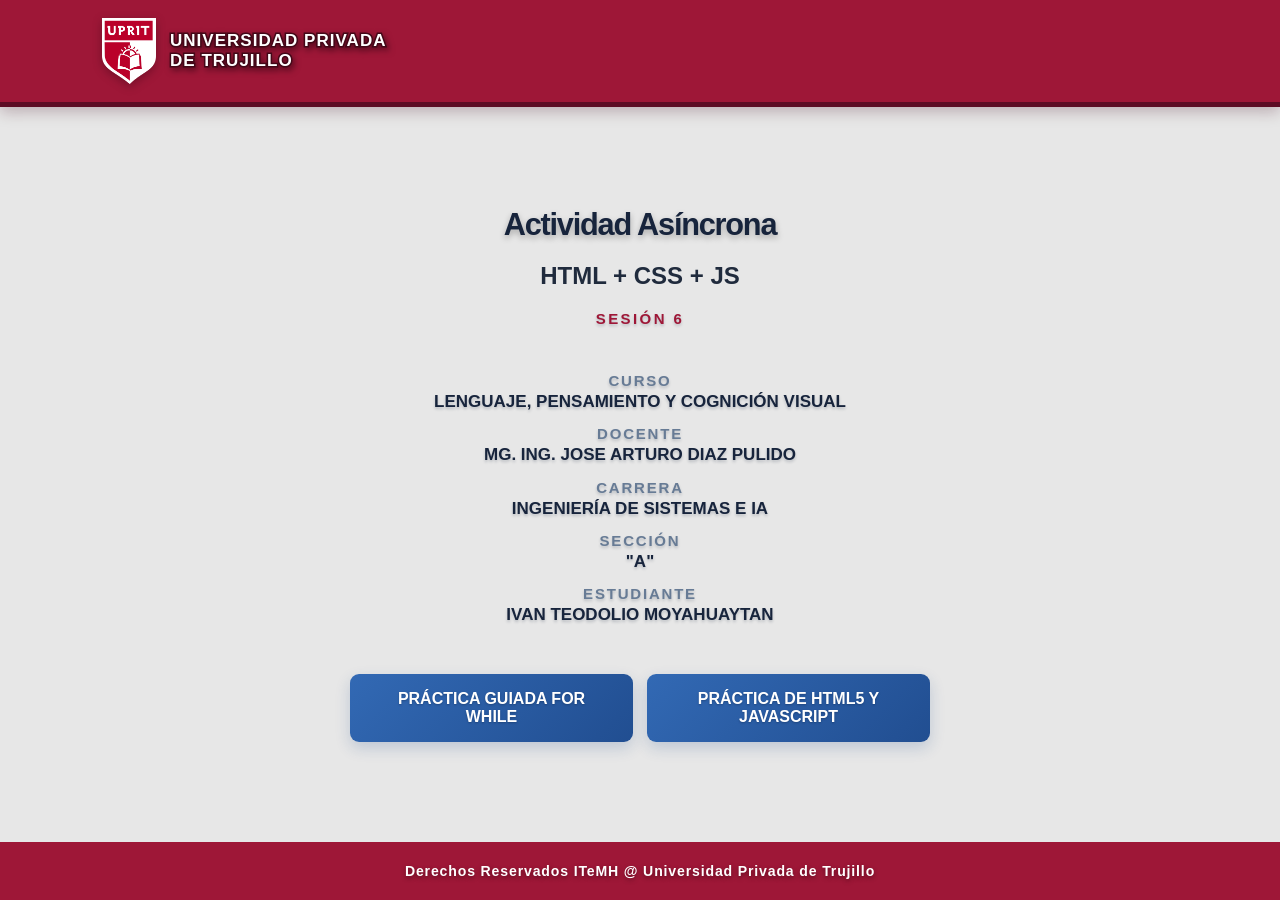
<file: index.html>
<!DOCTYPE html>
<html lang="es">
<head>



  <!--CONFIGURACIÓN DE IDIOMA, CARACTERES, PANTALLA Y ESTILOS -->
  <meta charset="utf-8">
  <meta name="viewport" content="width=device-width, initial-scale=1">
  <meta name="description" content="Ejercicios de la sesión 6 de Lenguaje, Pensamiento y Cognición Visual.">
  <title>Sesión 6</title>



  <!--MODELADO DE CAJA CSS-->
  <link rel="stylesheet" href="style.css">
</head>
<body>



  <!--ENCABEZADO-->
  <header class="topline">
    <div class="identity">
      <img src="imagenes/INSIGNIA_UPRIT.png" alt="Insignia UPRIT">
      <div class="identity__name">Universidad Privada<br>de Trujillo</div>
    </div>
  </header>



  <!--ENCABEZADO-->



  <!--CONTENIDO-->
  <main class="main--cover">
    <section class="cover" aria-labelledby="page-title">
      <h1 id="page-title">Actividad Asíncrona</h1>
      <h2>HTML + CSS + JS</h2>
      <p class="cover__session">Sesión 6</p>

      <dl class="cover__details" aria-label="Datos de la actividad">
        <div>
          <dt>Curso</dt>
          <dd>Lenguaje, Pensamiento y Cognición Visual</dd>
        </div>
        <div>
          <dt>Docente</dt>
          <dd>Mg. Ing. Jose Arturo Diaz Pulido</dd>
        </div>
        <div>
          <dt>Carrera</dt>
          <dd>Ingeniería de Sistemas e IA</dd>
        </div>
        <div>
          <dt>Sección</dt>
          <dd>"A"</dd>
        </div>
        <div>
          <dt>Estudiante</dt>
          <dd>Ivan Teodolio Moyahuaytan</dd>
        </div>
      </dl>
      <nav class="cover__links" aria-label="Tareas">
        <a href="PDF1.html">PRÁCTICA GUIADA FOR WHILE</a>
        <a href="PDF2.html">PRÁCTICA DE HTML5 Y JAVASCRIPT</a>
      </nav>
    </section>
  </main>



  <!--CONTENIDO-->



  <!--PIE DE PAGINA-->
  <footer>Derechos Reservados ITeMH @ Universidad Privada de Trujillo</footer>
</body>
</html>
</file>
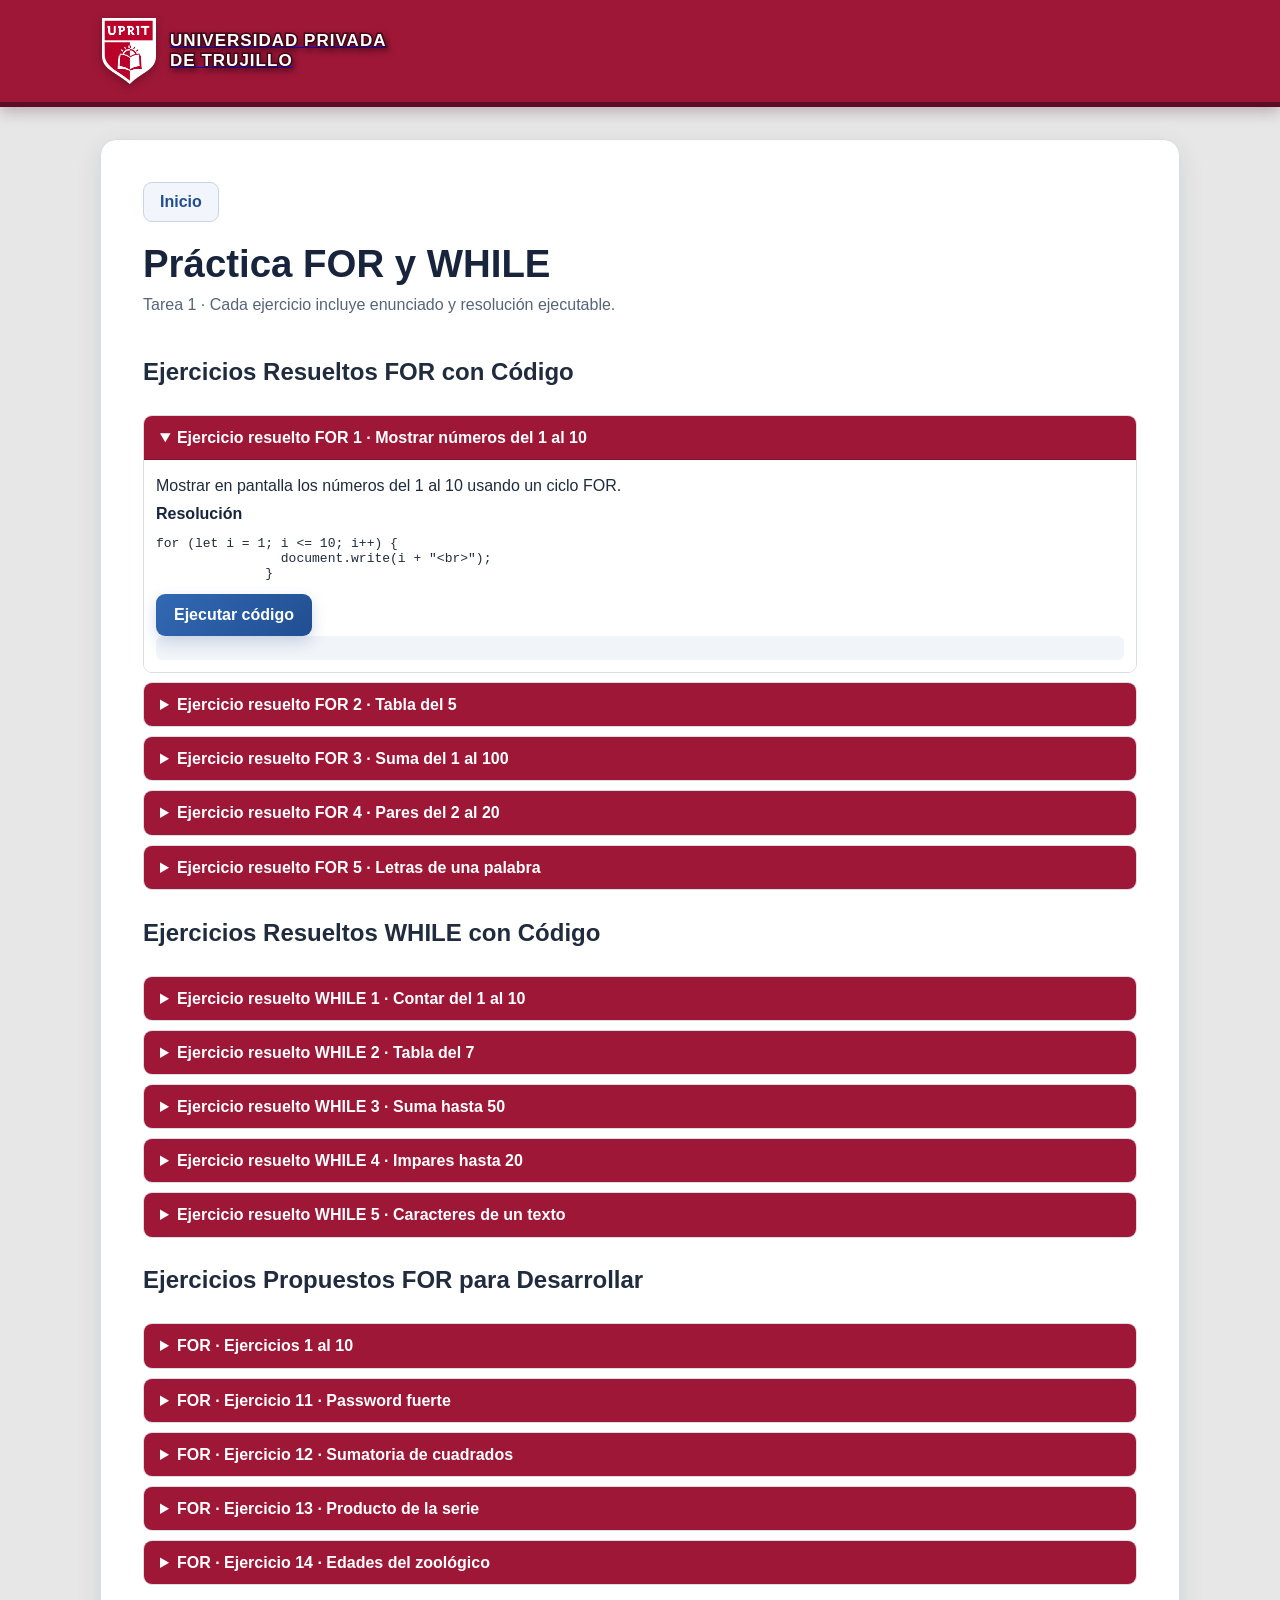
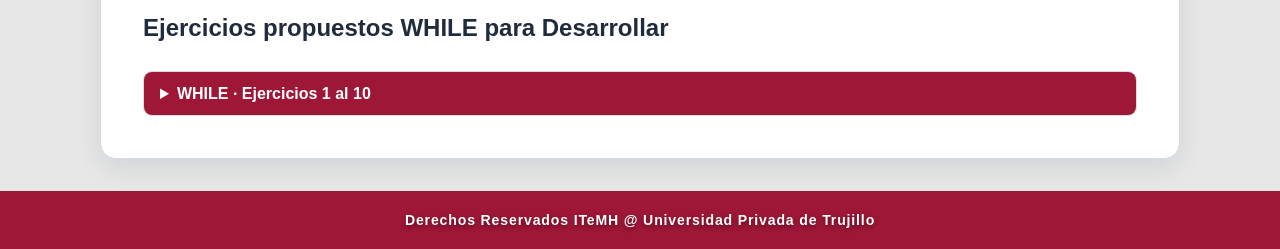
<file: PDF1.html>
<!doctype html>
<html lang="es">
  <head>



    <!-- CONFIGURACIÓN DE IDIOMA, CARACTERES, PANTALLA Y ESTILOS -->
    <meta charset="utf-8" />
    <meta name="viewport" content="width=device-width,initial-scale=1" />
    <title>Práctica FOR y WHILE · Tarea 1</title>
    <link rel="stylesheet" href="style.css" />
  </head>
  <body>



    <!-- ENCABEZADO INSTITUCIONAL Y ENLACE PARA VOLVER AL INICIO -->
    <header class="topline">
      <a class="identity" href="index.html">
        <img src="imagenes/INSIGNIA_UPRIT.png" alt="Insignia UPRIT" />
        <span class="identity__name">
          Universidad Privada
          <br />
          de Trujillo
        </span>
      </a>
    </header>



    <!-- CONTENIDO PRINCIPAL: EJERCICIOS FOR Y WHILE -->
    <main>
      <a class="back-link" href="index.html">Inicio</a>
      <h1>Práctica FOR y WHILE</h1>
      <p class="page-intro">Tarea 1 · Cada ejercicio incluye enunciado y resolución ejecutable.</p>



      <!-- LISTA DE EJERCICIOS Y FORMULARIOS INTERACTIVOS -->
      <div class="exercise-list">
        <h2 id="solved-heading" class="exercise-section-title">Ejercicios Resueltos FOR con Código</h2>
        <div id="solved-for-list" class="exercise-list">



          <!-- EJERCICIO RESUELTO FOR 1: RECORRER DEL 1 AL 10 -->
          <details class="exercise" open>
            <summary><h3>Ejercicio resuelto FOR 1 · Mostrar números del 1 al 10</h3></summary>
            <div class="exercise__body">
              <p>Mostrar en pantalla los números del 1 al 10 usando un ciclo FOR.</p>
              <p class="section-label"><strong>Resolución</strong></p>
              <pre><code>for (let i = 1; i &lt;= 10; i++) {
                document.write(i + "&lt;br&gt;");
              }</code></pre>
              <button type="button" onclick="runSolvedFor1()">Ejecutar código</button>
              <output id="solvedFor1"></output>
            </div>
          </details>



          <!-- EJERCICIO RESUELTO FOR 2: TABLA DE MULTIPLICAR DEL 5 -->
          <details class="exercise">
            <summary><h3>Ejercicio resuelto FOR 2 · Tabla del 5</h3></summary>
            <div class="exercise__body">
              <p>Mostrar la tabla del 5 del 1 al 10.</p>
              <p class="section-label"><strong>Resolución</strong></p>
              <pre><code>for (let i = 1; i &lt;= 10; i++) {
                document.write("5 x " + i + " = " + 5 * i + "&lt;br&gt;");
              }</code></pre>
              <button type="button" onclick="runSolvedFor2()">Ejecutar código</button>
              <output id="solvedFor2"></output>
            </div>
          </details>



          <!-- EJERCICIO RESUELTO FOR 3: SUMA DEL 1 AL 100 -->
          <details class="exercise">
            <summary><h3>Ejercicio resuelto FOR 3 · Suma del 1 al 100</h3></summary>
            <div class="exercise__body">
              <p>Sumar los números del 1 al 100.</p>
              <p class="section-label"><strong>Resolución</strong></p>
              <pre><code>let suma = 0;
              for (let i = 1; i &lt;= 100; i++) {
                suma += i;
              }
              document.write("La suma es: " + suma);</code></pre>
              <button type="button" onclick="runSolvedFor3()">Ejecutar código</button>
              <output id="solvedFor3"></output>
            </div>
          </details>



          <!-- EJERCICIO RESUELTO FOR 4: NÚMEROS PARES -->
          <details class="exercise">
            <summary><h3>Ejercicio resuelto FOR 4 · Pares del 2 al 20</h3></summary>
            <div class="exercise__body">
              <p>Mostrar los números pares desde 2 hasta 20.</p>
              <p class="section-label"><strong>Resolución</strong></p>
              <pre><code>for (let i = 2; i &lt;= 20; i += 2) {
                document.write(i + "&lt;br&gt;");
              }</code></pre>
              <button type="button" onclick="runSolvedFor4()">Ejecutar código</button>
              <output id="solvedFor4"></output>
            </div>
          </details>



          <!-- EJERCICIO RESUELTO FOR 5: LETRAS DE UNA PALABRA -->
          <details class="exercise">
            <summary><h3>Ejercicio resuelto FOR 5 · Letras de una palabra</h3></summary>
            <div class="exercise__body">
              <p>Mostrar cada letra de JavaScript.</p>
              <p class="section-label"><strong>Resolución</strong></p>
              <pre><code>let palabra = "JavaScript";
              for (let i = 0; i &lt; palabra.length; i++) {
                document.write(palabra[i] + "&lt;br&gt;");
              }</code></pre>
              <button type="button" onclick="runSolvedFor5()">Ejecutar código</button>
              <output id="solvedFor5"></output>
            </div>
          </details>
        </div>
        <h2 id="solved-while-heading" class="exercise-section-title">Ejercicios Resueltos WHILE con Código</h2>
        <div id="solved-while-list" class="exercise-list">



          <!-- EJERCICIO RESUELTO WHILE 1: CONTAR DEL 1 AL 10 -->
          <details class="exercise">
            <summary><h3>Ejercicio resuelto WHILE 1 · Contar del 1 al 10</h3></summary>
            <div class="exercise__body">
              <p>Mostrar los números del 1 al 10.</p>
              <p class="section-label"><strong>Resolución</strong></p>
              <pre><code>let i = 1;
              while (i &lt;= 10) {
                document.write(i + "&lt;br&gt;");
                i++;
              }</code></pre>
              <button type="button" onclick="runSolvedWhile1()">Ejecutar código</button>
              <output id="solvedWhile1"></output>
            </div>
          </details>



          <!-- EJERCICIO RESUELTO WHILE 2: TABLA DEL 7 -->
          <details class="exercise">
            <summary><h3>Ejercicio resuelto WHILE 2 · Tabla del 7</h3></summary>
            <div class="exercise__body">
              <p>Mostrar la tabla del 7 del 1 al 10.</p>
              <p class="section-label"><strong>Resolución</strong></p>
              <pre><code>let i = 1;
              while (i &lt;= 10) {
                document.write("7 x " + i + " = " + 7 * i + "&lt;br&gt;");
                i++;
              }</code></pre>
              <button type="button" onclick="runSolvedWhile2()">Ejecutar código</button>
              <output id="solvedWhile2"></output>
            </div>
          </details>



          <!-- EJERCICIO RESUELTO WHILE 3: SUMA HASTA 50 -->
          <details class="exercise">
            <summary><h3>Ejercicio resuelto WHILE 3 · Suma hasta 50</h3></summary>
            <div class="exercise__body">
              <p>Sumar los números del 1 al 50.</p>
              <p class="section-label"><strong>Resolución</strong></p>
              <pre><code>let suma = 0;
              let i = 1;
              while (i &lt;= 50) {
                suma += i;
                i++;
              }
              document.write("Resultado: " + suma);</code></pre>
              <button type="button" onclick="runSolvedWhile3()">Ejecutar código</button>
              <output id="solvedWhile3"></output>
            </div>
          </details>



          <!-- EJERCICIO RESUELTO WHILE 4: NÚMEROS IMPARES -->
          <details class="exercise">
            <summary><h3>Ejercicio resuelto WHILE 4 · Impares hasta 20</h3></summary>
            <div class="exercise__body">
              <p>Mostrar los números impares desde 1 hasta 20.</p>
              <p class="section-label"><strong>Resolución</strong></p>
              <pre><code>let i = 1;
              while (i &lt;= 20) {
                document.write(i + "&lt;br&gt;");
                i += 2;
              }</code></pre>
              <button type="button" onclick="runSolvedWhile4()">Ejecutar código</button>
              <output id="solvedWhile4"></output>
            </div>
          </details>



          <!-- EJERCICIO RESUELTO WHILE 5: CARACTERES DE UN TEXTO -->
          <details class="exercise">
            <summary><h3>Ejercicio resuelto WHILE 5 · Caracteres de un texto</h3></summary>
            <div class="exercise__body">
              <p>Mostrar cada carácter de HTML5.</p>
              <p class="section-label"><strong>Resolución</strong></p>
              <pre><code>let texto = "HTML5";
              let i = 0;
              while (i &lt; texto.length) {
                document.write(texto[i] + "&lt;br&gt;");
                i++;
              }</code></pre>
              <button type="button" onclick="runSolvedWhile5()">Ejecutar código</button>
              <output id="solvedWhile5"></output>
            </div>
          </details>
        </div>
        <h2 id="proposed-for-heading" class="exercise-section-title">Ejercicios Propuestos FOR para Desarrollar</h2>



        <!-- SELECTOR CON LOS DIEZ EJERCICIOS REALIZADOS USANDO FOR -->
        <details class="exercise exercise--selector">
          <summary><h2>FOR · Ejercicios 1 al 10</h2></summary>
          <div class="exercise__body">
            <div class="selector-grid">
              <form onsubmit="return runFor(event);">
                <label>
                  Ejercicio
                  <select id="fop" onchange="updateForPrompt()">
                    <option value="1">1 · Números del 1 al 50</option>
                    <option value="2">2 · Números del 50 al 1</option>
                    <option value="3">3 · Suma del 1 al 20</option>
                    <option value="4">4 · Tabla del 9</option>
                    <option value="5">5 · Contar pares del 1 al 100</option>
                    <option value="6">6 · Múltiplos de 3</option>
                    <option value="7">7 · Letras del nombre</option>
                    <option value="8">8 · Factorial</option>
                    <option value="9">9 · Promedio de cinco valores</option>
                    <option value="10">10 · Contar valores mayores a 10</option>
                  </select>
                </label>
                <p class="exercise-prompt" id="fprompt"></p>
                <label>
                  Dato
                  <input id="finput" value="50" required />
                </label>
                <button>Resolver</button>
                <output id="fout"></output>
              </form>
              <div class="code-view">
                <p class="section-label"><strong>Código JavaScript</strong></p>
                <pre class="code-view__pre"><code id="fcode"></code></pre>
              </div>
            </div>
          </div>
        </details>



        <!-- GENERADOR DE CONTRASEÑA CON REGLAS BASADAS EN EL NOMBRE -->
        <details class="exercise">
          <summary><h2>FOR · Password fuerte</h2></summary>
          <div class="exercise__body">
            <p>
              Construir clave: longitud + c si impar/t si par + última letra + $ si vocal/% si consonante + primeras
              tres letras.
            </p>
            <form onsubmit="return password(event);">
              <label>
                Nombre
                <input id="nombre" required />
              </label>
              <button>Generar password</button>
              <output id="rpass"></output>
            </form>
            <div class="code-view">
              <p class="section-label"><strong>Código JavaScript</strong></p>
              <pre class="code-view__pre"><code>let nombre = "Ana";
let ultima = nombre.at(-1).toLowerCase();
let clave =
  <mark class="hl">nombre.length</mark> +
  (nombre.length % 2 ? "c" : "t") +
  ultima +
  (<mark class="hl">"aeiou".includes(ultima) ? "$" : "%"</mark>) +
  nombre.slice(0, 3);</code></pre>
            </div>
            <p>La clave se forma exactamente concatenando esos cinco componentes.</p>
          </div>
        </details>



        <!-- SUMATORIA DE CUADRADOS, RESULTADO Y PASOS DE RESOLUCIÓN -->
        <details class="exercise">
          <summary><h2>FOR · Sumatoria de cuadrados y diagrama</h2></summary>
          <div class="exercise__body">
            <p>Calcular 1² + 2² + 3² + … + n².</p>
            <form onsubmit="return sumCuad(event);">
              <label>
                Valor de n
                <input id="ncuad" type="number" min="1" step="1" value="5" required />
              </label>
              <button>Calcular</button>
              <output id="rcuad"></output>
            </form>
            <div class="code-view">
              <p class="section-label"><strong>Código JavaScript</strong></p>
              <pre class="code-view__pre"><code>let n = 5, suma = 0;
for (let i = 1; i &lt;= n; i++) {
  <mark class="hl">suma += i * i;</mark>
}</code></pre>
            </div>
            <div class="algorithm">
              <p class="section-label"><strong>Pseudocódigo</strong></p>
              <pre class="pseudocode"><code>Inicio
  Leer n
  suma ← 0
  Para i ← 1 hasta n
    suma ← suma + i × i
  Fin Para
  Mostrar suma
Fin</code></pre>
              <p class="section-label"><strong>Diagrama de flujo</strong></p>
              <figure class="flowchart">
                <svg viewBox="0 0 600 520" role="img" aria-labelledby="flujo12-title">
                  <title id="flujo12-title">Diagrama de flujo de la sumatoria de cuadrados</title>
                  <defs>
                    <marker
                      id="flecha12"
                      viewBox="0 0 10 10"
                      refX="9"
                      refY="5"
                      markerWidth="7"
                      markerHeight="7"
                      orient="auto-start-reverse"
                    >
                      <path d="M0,0 L10,5 L0,10 z" fill="#3b4d68"></path>
                    </marker>
                  </defs>
                  <rect class="shape shape--terminal" x="170" y="10" width="120" height="40" rx="20"></rect>
                  <text x="230" y="30" text-anchor="middle" dominant-baseline="middle">Inicio</text>
                  <path class="arrow" d="M230,50 V66" marker-end="url(#flecha12)"></path>
                  <polygon class="shape" points="180,72 300,72 290,112 170,112"></polygon>
                  <text x="235" y="92" text-anchor="middle" dominant-baseline="middle">Leer n</text>
                  <path class="arrow" d="M230,112 V130" marker-end="url(#flecha12)"></path>
                  <rect class="shape" x="130" y="132" width="200" height="42"></rect>
                  <text x="230" y="153" text-anchor="middle" dominant-baseline="middle">suma ← 0, i ← 1</text>
                  <path class="arrow" d="M230,174 V180" marker-end="url(#flecha12)"></path>
                  <polygon class="shape" points="230,180 330,242 230,304 130,242"></polygon>
                  <text x="230" y="242" text-anchor="middle" dominant-baseline="middle">¿i ≤ n?</text>
                  <path class="arrow" d="M330,242 H376" marker-end="url(#flecha12)"></path>
                  <text class="arrow-label" x="352" y="232" text-anchor="middle">Sí</text>
                  <rect class="shape" x="380" y="200" width="170" height="50"></rect>
                  <text x="465" y="225" text-anchor="middle" dominant-baseline="middle">suma ← suma + i²</text>
                  <path class="arrow" d="M465,250 V288" marker-end="url(#flecha12)"></path>
                  <rect class="shape" x="380" y="290" width="170" height="50"></rect>
                  <text x="465" y="315" text-anchor="middle" dominant-baseline="middle">i ← i + 1</text>
                  <path class="arrow" d="M465,340 V400 H570 V264 H298" marker-end="url(#flecha12)"></path>
                  <path class="arrow" d="M230,304 V372" marker-end="url(#flecha12)"></path>
                  <text class="arrow-label" x="244" y="336" text-anchor="start">No</text>
                  <polygon class="shape" points="180,374 300,374 290,416 170,416"></polygon>
                  <text x="235" y="395" text-anchor="middle" dominant-baseline="middle">Mostrar suma</text>
                  <path class="arrow" d="M230,416 V466" marker-end="url(#flecha12)"></path>
                  <rect class="shape shape--terminal" x="170" y="468" width="120" height="40" rx="20"></rect>
                  <text x="230" y="488" text-anchor="middle" dominant-baseline="middle">Fin</text>
                </svg>
                <figcaption>Se repite mientras i ≤ n; el ciclo termina cuando i supera a n.</figcaption>
              </figure>
            </div>
          </div>
        </details>



        <!-- PRODUCTO DE LA SERIE Y PASOS DE RESOLUCIÓN -->
        <details class="exercise">
          <summary><h2>FOR · Producto de la serie</h2></summary>
          <div class="exercise__body">
            <p>Calcular P = 1 × 1/2 × 1/3 × … × 1/n.</p>
            <form onsubmit="return producto(event);">
              <label>
                Último denominador n
                <input id="nprod" type="number" min="1" step="1" value="5" required />
              </label>
              <button>Calcular</button>
              <output id="rprod"></output>
            </form>
            <div class="code-view">
              <p class="section-label"><strong>Código JavaScript</strong></p>
              <pre class="code-view__pre"><code>let n = 5, P = 1;
for (let i = 1; i &lt;= n; i++) {
  <mark class="hl">P *= 1 / i;</mark>
}</code></pre>
            </div>
            <div class="algorithm">
              <p class="section-label"><strong>Pseudocódigo</strong></p>
              <pre class="pseudocode"><code>Inicio
  Leer n
  P ← 1
  Para i ← 1 hasta n
    P ← P × (1 / i)
  Fin Para
  Mostrar P
Fin</code></pre>
              <p class="section-label"><strong>Diagrama de flujo</strong></p>
              <figure class="flowchart">
                <svg viewBox="0 0 600 520" role="img" aria-labelledby="flujo13-title">
                  <title id="flujo13-title">Diagrama de flujo del producto de la serie</title>
                  <defs>
                    <marker
                      id="flecha13"
                      viewBox="0 0 10 10"
                      refX="9"
                      refY="5"
                      markerWidth="7"
                      markerHeight="7"
                      orient="auto-start-reverse"
                    >
                      <path d="M0,0 L10,5 L0,10 z" fill="#3b4d68"></path>
                    </marker>
                  </defs>
                  <rect class="shape shape--terminal" x="170" y="10" width="120" height="40" rx="20"></rect>
                  <text x="230" y="30" text-anchor="middle" dominant-baseline="middle">Inicio</text>
                  <path class="arrow" d="M230,50 V66" marker-end="url(#flecha13)"></path>
                  <polygon class="shape" points="180,72 300,72 290,112 170,112"></polygon>
                  <text x="235" y="92" text-anchor="middle" dominant-baseline="middle">Leer n</text>
                  <path class="arrow" d="M230,112 V130" marker-end="url(#flecha13)"></path>
                  <rect class="shape" x="130" y="132" width="200" height="42"></rect>
                  <text x="230" y="153" text-anchor="middle" dominant-baseline="middle">P ← 1, i ← 1</text>
                  <path class="arrow" d="M230,174 V180" marker-end="url(#flecha13)"></path>
                  <polygon class="shape" points="230,180 330,242 230,304 130,242"></polygon>
                  <text x="230" y="242" text-anchor="middle" dominant-baseline="middle">¿i ≤ n?</text>
                  <path class="arrow" d="M330,242 H376" marker-end="url(#flecha13)"></path>
                  <text class="arrow-label" x="352" y="232" text-anchor="middle">Sí</text>
                  <rect class="shape" x="380" y="200" width="170" height="50"></rect>
                  <text x="465" y="225" text-anchor="middle" dominant-baseline="middle">P ← P × (1 / i)</text>
                  <path class="arrow" d="M465,250 V288" marker-end="url(#flecha13)"></path>
                  <rect class="shape" x="380" y="290" width="170" height="50"></rect>
                  <text x="465" y="315" text-anchor="middle" dominant-baseline="middle">i ← i + 1</text>
                  <path class="arrow" d="M465,340 V400 H570 V264 H298" marker-end="url(#flecha13)"></path>
                  <path class="arrow" d="M230,304 V372" marker-end="url(#flecha13)"></path>
                  <text class="arrow-label" x="244" y="336" text-anchor="start">No</text>
                  <polygon class="shape" points="180,374 300,374 290,416 170,416"></polygon>
                  <text x="235" y="395" text-anchor="middle" dominant-baseline="middle">Mostrar P</text>
                  <path class="arrow" d="M230,416 V466" marker-end="url(#flecha13)"></path>
                  <rect class="shape shape--terminal" x="170" y="468" width="120" height="40" rx="20"></rect>
                  <text x="230" y="488" text-anchor="middle" dominant-baseline="middle">Fin</text>
                </svg>
                <figcaption>Se repite mientras i ≤ n; el ciclo termina cuando i supera a n.</figcaption>
              </figure>
            </div>
          </div>
        </details>



        <!-- CLASIFICACIÓN DE EDADES POR ESPECIE DEL ZOOLÓGICO -->
        <details class="exercise">
          <summary><h2>FOR · Muestra de edades del zoológico</h2></summary>
          <div class="exercise__body">
            <p>
              Elefantes: 20 muestras; jirafas: 15; chimpancés: 40. Categorías: 0–1 año, más de 1 y menos de 3, y 3 años
              o más.
            </p>
            <form onsubmit="return zoologico(event);">
              <label>
                Especie
                <select id="especie">
                  <option value="elefantes">Elefantes (20)</option>
                  <option value="jirafas">Jirafas (15)</option>
                  <option value="chimpances">Chimpancés (40)</option>
                </select>
              </label>
              <label>
                Edades en años, separadas por coma
                <input id="edades" placeholder="0.5, 1, 2.4, 3" required />
              </label>
              <button>Calcular porcentajes</button>
              <output id="rzoo"></output>
            </form>
            <div class="code-view">
              <p class="section-label"><strong>Código JavaScript</strong></p>
              <pre class="code-view__pre"><code>for (let i = 0; i &lt; edades.length; i++) {
  if (<mark class="hl">edades[i] &lt;= 1</mark>) c1++;
  else if (<mark class="hl">edades[i] &lt; 3</mark>) c2++;
  else c3++;
}
// porcentaje = conteo / muestra * 100</code></pre>
            </div>
            <p>
              Resolución: contar cada categoría recorriendo la muestra; porcentaje = conteo ÷ tamaño de muestra × 100.
            </p>
          </div>
        </details>



        <!-- SELECTOR CON LOS DIEZ EJERCICIOS REALIZADOS USANDO WHILE -->
        <h2 id="proposed-while-heading" class="exercise-section-title">Ejercicios propuestos WHILE para Desarrollar</h2>
        <details class="exercise exercise--selector">
          <summary><h2>WHILE · Ejercicios 1 al 10</h2></summary>
          <div class="exercise__body">
            <p>
              <b>1.</b>
              Mostrar 1 a 30.
              <b>2.</b>
              Mostrar pares hasta 40.
              <b>3.</b>
              Sumar consecutivos hasta alcanzar 100.
              <b>4.</b>
              Tabla del 6.
              <b>5.</b>
              Contar letras.
              <b>6.</b>
              Sumar 10 números.
              <b>7.</b>
              Mostrar de −1 a −10.
              <b>8.</b>
              Repetir mensaje cinco veces.
              <b>9.</b>
              Contar entradas hasta 0 (sin contar el 0).
              <b>10.</b>
              Promediar notas de 0 a 20 hasta -1.
            </p>
            <div class="selector-grid">
              <form onsubmit="return runWhile(event);">
                <label>
                  Ejercicio
                  <select id="wop" onchange="updateWhilePrompt()">
                    <option value="1">1 · Números del 1 al 30</option>
                    <option value="2">2 · Pares hasta 40</option>
                    <option value="3">3 · Sumar hasta llegar a 100</option>
                    <option value="4">4 · Tabla del 6</option>
                    <option value="5">5 · Contar letras</option>
                    <option value="6">6 · Sumar diez números</option>
                    <option value="7">7 · Negativos hasta −10</option>
                    <option value="8">8 · Repetir mensaje cinco veces</option>
                    <option value="9">9 · Contar hasta escribir 0</option>
                    <option value="10">10 · Promedio de notas</option>
                  </select>
                </label>
                <p class="exercise-prompt" id="wprompt"></p>
                <label>
                  Dato
                  <input id="winput" value="30" />
                </label>
                <button>Resolver</button>
                <output id="wout"></output>
              </form>
              <div class="code-view">
                <p class="section-label"><strong>Código JavaScript</strong></p>
                <pre class="code-view__pre"><code id="wcode"></code></pre>
              </div>
            </div>
          </div>
        </details>
      </div>
    </main>



    <!-- PIE DE PÁGINA INSTITUCIONAL -->
    <footer>Derechos Reservados ITeMH @ Universidad Privada de Trujillo</footer>



    <!-- COMIENZA SCRIPT -->
    <script>



      // FUNCIONES CORTAS PARA LOCALIZAR ELEMENTOS Y LEER SU VALOR.
      const $ = (id) => document.getElementById(id),
        val = (id) => $(id).value;



      // EJERCICIO RESUELTO FOR 1: EJECUTA EL CICLO Y MUESTRA LOS NÚMEROS DEL 1 AL 10.
      function runSolvedFor1() {
        const numbers = [];
        for (let i = 1; i <= 10; i++) numbers.push(i);
        $("solvedFor1").textContent = numbers.join(", ");
      }



      // EJERCICIO RESUELTO FOR 2: EJECUTA LA TABLA DEL 5.
      function runSolvedFor2() {
        const rows = [];
        for (let i = 1; i <= 10; i++) rows.push(`5 x ${i} = ${5 * i}`);
        $("solvedFor2").innerHTML = rows.join("<br>");
      }



      // EJERCICIO RESUELTO FOR 3: EJECUTA LA SUMA DEL 1 AL 100.
      function runSolvedFor3() {
        let suma = 0;
        for (let i = 1; i <= 100; i++) suma += i;
        $("solvedFor3").textContent = "La suma es: " + suma;
      }



      // EJERCICIO RESUELTO FOR 4: EJECUTA LA LISTA DE NÚMEROS PARES.
      function runSolvedFor4() {
        const numbers = [];
        for (let i = 2; i <= 20; i += 2) numbers.push(i);
        $("solvedFor4").textContent = numbers.join(", ");
      }



      // EJERCICIO RESUELTO FOR 5: EJECUTA EL RECORRIDO DE LETRAS.
      function runSolvedFor5() {
        const letters = [];
        const word = "JavaScript";
        for (let i = 0; i < word.length; i++) letters.push(word[i]);
        $("solvedFor5").textContent = letters.join(" · ");
      }



      // EJERCICIO RESUELTO WHILE 1: EJECUTA EL CONTEO DEL 1 AL 10.
      function runSolvedWhile1() {
        const numbers = [];
        let i = 1;
        while (i <= 10) numbers.push(i++);
        $("solvedWhile1").textContent = numbers.join(", ");
      }



      // EJERCICIO RESUELTO WHILE 2: EJECUTA LA TABLA DEL 7.
      function runSolvedWhile2() {
        const rows = [];
        let i = 1;
        while (i <= 10) {
          rows.push(`7 x ${i} = ${7 * i}`);
          i++;
        }
        $("solvedWhile2").innerHTML = rows.join("<br>");
      }



      // EJERCICIO RESUELTO WHILE 3: EJECUTA LA SUMA DEL 1 AL 50.
      function runSolvedWhile3() {
        let suma = 0,
          i = 1;
        while (i <= 50) {
          suma += i;
          i++;
        }
        $("solvedWhile3").textContent = "Resultado: " + suma;
      }



      // EJERCICIO RESUELTO WHILE 4: EJECUTA LA LISTA DE IMPARES.
      function runSolvedWhile4() {
        const numbers = [];
        let i = 1;
        while (i <= 20) {
          numbers.push(i);
          i += 2;
        }
        $("solvedWhile4").textContent = numbers.join(", ");
      }



      // EJERCICIO RESUELTO WHILE 5: EJECUTA EL RECORRIDO DEL TEXTO.
      function runSolvedWhile5() {
        const characters = [];
        const text = "HTML5";
        let i = 0;
        while (i < text.length) characters.push(text[i++]);
        $("solvedWhile5").textContent = characters.join(" · ");
      }



      // AGREGA TÍTULOS DE ENUNCIADO Y RESOLUCIÓN A CADA EJERCICIO.



      // PREPARA LOS TÍTULOS DE LAS SECCIONES DE SELECCIÓN FOR Y WHILE.
      document.querySelectorAll(".exercise:not(.exercise--selector) .exercise__body").forEach((body) => {
        if (body.querySelector(":scope > .section-label")) return;
        const nodes = [...body.children],
          statement = nodes.find((n) => n.matches("p"));
        if (!statement) return;
        const rest = nodes.filter((n) => n !== statement),
          form = rest.find((n) => n.matches("form")),
          explanation = rest.filter((n) => n.matches("p"));
        const en = document.createElement("p");
        en.className = "section-label";
        en.innerHTML = "<strong>Enunciado</strong>";
        const re = document.createElement("p");
        re.className = "section-label";
        re.innerHTML = "<strong>Resolución</strong>";
        body.replaceChildren(en, statement);
        if (explanation.length) {
          body.append(re, ...explanation);
        } else body.append(re);
        if (form) body.append(form);
        rest.filter((n) => !n.matches("p,form")).forEach((n) => body.append(n));
      });



      // COLOCA CADA CONSIGNA JUNTO AL SELECTOR CORRESPONDIENTE.
      document.querySelectorAll(".exercise--selector .exercise__body form").forEach((form) => {
        const en = document.createElement("p");
        en.className = "section-label";
        en.innerHTML = "<strong>Enunciado</strong>";
        const re = document.createElement("p");
        re.className = "section-label";
        re.innerHTML = "<strong>Resolución</strong>";
        (form.closest(".selector-grid") || form).before(en);
        form.querySelector("button").before(re);
      });
      document
        .querySelectorAll("#fprompt,#wprompt")
        .forEach((prompt) => prompt.closest("form").querySelector("label").before(prompt));



      // RECORRE LOS EJERCICIOS PROPUESTOS PARA RENOMBRAR SUS TÍTULOS.
      const exerciseList = document.querySelector("main > .exercise-list");
      const proposedExercises = [...exerciseList.children].filter((item) => item.matches("details.exercise"));



      // MUESTRA LOS PROPUESTOS DEBAJO DE UN TÍTULO, SIN ACORDEÓN CONTENEDOR.
      proposedExercises.forEach((exercise, index) => {
        const title = exercise.querySelector("summary h2");
        const labels = [
          "Ejercicios 1 al 10",
          "Ejercicio 11 · Password fuerte",
          "Ejercicio 12 · Sumatoria de cuadrados",
          "Ejercicio 13 · Producto de la serie",
          "Ejercicio 14 · Edades del zoológico",
          "Ejercicios 1 al 10",
        ];
        const loopType = index === 5 ? "WHILE" : "FOR";
        title.textContent = `${loopType} · ${labels[index]}`;
      });



      // CONSIGNAS QUE SE MUESTRAN AL ELEGIR CADA EJERCICIO FOR.
      const forPrompts = [
        "Mostrar los números del 1 al 50.",
        "Mostrar los números del 50 al 1.",
        "Calcular la suma de los números del 1 al 20.",
        "Mostrar la tabla de multiplicar del 9.",
        "Contar cuántos números pares hay entre 1 y 100.",
        "Mostrar los múltiplos de 3 hasta 30.",
        "Ingresar un nombre y mostrar cada letra.",
        "Ingresar un entero y calcular su factorial.",
        "Ingresar cinco números y calcular su promedio.",
        "Ingresar cinco números y contar cuántos son mayores a 10.",
      ];



      // CONSIGNAS QUE SE MUESTRAN AL ELEGIR CADA EJERCICIO WHILE.
      const whilePrompts = [
        "Mostrar los números del 1 al 30.",
        "Mostrar los números pares hasta 40.",
        "Sumar números consecutivos hasta que la suma llegue al menos a 100.",
        "Mostrar la tabla del 6.",
        "Ingresar una palabra y contar sus letras.",
        "Ingresar exactamente 10 números y calcular su suma.",
        "Mostrar los números negativos desde −1 hasta −10.",
        "Ingresar un mensaje y repetirlo cinco veces.",
        "Ingresar números hasta el centinela 0 y contar los anteriores.",
        "Ingresar notas de 0 a 20 hasta -1 y calcular el promedio.",
      ];



      // CÓDIGO DE CADA EJERCICIO FOR. LA PARTE CLAVE SE RESALTA CON <mark class="hl">.
      const forCodes = [
        `for (let i = 1; <mark class="hl">i &lt;= 50</mark>; i++) {
  document.write(i + "&lt;br&gt;");
}`,
        `for (let i = 50; <mark class="hl">i &gt;= 1</mark>; i--) {
  document.write(i + "&lt;br&gt;");
}`,
        `let suma = 0;
for (let i = 1; i &lt;= 20; i++) {
  <mark class="hl">suma += i;</mark>
}
document.write("La suma es: " + suma);`,
        `for (let i = 1; i &lt;= 10; i++) {
  document.write("9 x " + i + " = " + <mark class="hl">9 * i</mark> + "&lt;br&gt;");
}`,
        `let pares = 0;
for (let i = 1; i &lt;= 100; i++) {
  if (<mark class="hl">i % 2 === 0</mark>) pares++;
}
document.write("Pares: " + pares);`,
        `for (let i = 3; i &lt;= 30; <mark class="hl">i += 3</mark>) {
  document.write(i + "&lt;br&gt;");
}`,
        `let nombre = "Ana";
for (let i = 0; i &lt; <mark class="hl">nombre.length</mark>; i++) {
  document.write(<mark class="hl">nombre[i]</mark> + "&lt;br&gt;");
}`,
        `let n = 5, factorial = 1;
for (let i = 2; i &lt;= n; i++) {
  <mark class="hl">factorial *= i;</mark>
}
document.write(n + "! = " + factorial);`,
        `let notas = [10, 12, 14, 16, 18], suma = 0;
for (let i = 0; i &lt; 5; i++) {
  suma += notas[i];
}
document.write(<mark class="hl">"Promedio: " + suma / 5</mark>);`,
        `let numeros = [5, 12, 8, 20, 11], mayores = 0;
for (let i = 0; i &lt; numeros.length; i++) {
  if (<mark class="hl">numeros[i] &gt; 10</mark>) mayores++;
}
document.write("Mayores a 10: " + mayores);`,
      ];



      // CÓDIGO DE CADA EJERCICIO WHILE. LA PARTE CLAVE SE RESALTA CON <mark class="hl">.
      const whileCodes = [
        `let i = 1;
while (<mark class="hl">i &lt;= 30</mark>) {
  document.write(i + "&lt;br&gt;");
  i++;
}`,
        `let i = 2;
while (i &lt;= 40) {
  document.write(i + "&lt;br&gt;");
  <mark class="hl">i += 2;</mark>
}`,
        `let suma = 0, i = 1;
while (<mark class="hl">suma &lt; 100</mark>) {
  suma += i;
  i++;
}
document.write("Suma: " + suma);`,
        `let i = 1;
while (i &lt;= 10) {
  document.write("6 x " + i + " = " + <mark class="hl">6 * i</mark> + "&lt;br&gt;");
  i++;
}`,
        `let palabra = "Hola", i = 0;
while (<mark class="hl">i &lt; palabra.length</mark>) {
  i++;
}
document.write("Letras: " + i);`,
        `let datos = [1, 2, 3, 4, 5, 6, 7, 8, 9, 10];
let i = 0, suma = 0;
while (<mark class="hl">i &lt; 10</mark>) {
  suma += datos[i];
  i++;
}
document.write("Suma: " + suma);`,
        `let i = -1;
while (<mark class="hl">i &gt;= -10</mark>) {
  document.write(i + "&lt;br&gt;");
  <mark class="hl">i--;</mark>
}`,
        `let i = 0;
while (<mark class="hl">i &lt; 5</mark>) {
  document.write("Hola&lt;br&gt;");
  i++;
}`,
        `let datos = [4, 7, 2, 0, 9], i = 0;
while (<mark class="hl">datos[i] !== 0</mark>) {
  i++;
}
document.write("Antes del 0: " + i);`,
        `let notas = [12, 15, 18, -1], i = 0, suma = 0;
while (<mark class="hl">notas[i] !== -1</mark>) {
  suma += notas[i];
  i++;
}
document.write("Promedio: " + suma / i);`,
      ];



      // ACTUALIZA LA CONSIGNA Y EL DATO DE EJEMPLO DEL SELECTOR FOR.
      function updateForPrompt() {
        let i = +$("fop").value - 1;
        $("fprompt").textContent = forPrompts[i];
        $("fcode").innerHTML = forCodes[i];
        $("finput").value =
          i === 0
            ? "50"
            : i === 1
              ? "50"
              : i === 6
                ? "Ana"
                : i === 7
                  ? "5"
                  : i === 8
                    ? "10, 12, 14, 16, 18"
                    : i === 9
                      ? "5, 12, 8, 20, 11"
                      : "5";
      }



      // ACTUALIZA LA CONSIGNA Y EL DATO DE EJEMPLO DEL SELECTOR WHILE.
      function updateWhilePrompt() {
        let i = +$("wop").value - 1;
        $("wprompt").textContent = whilePrompts[i];
        $("wcode").innerHTML = whileCodes[i];
        $("winput").value = ["30", "40", "100", "6", "", "1,2,3,4,5,6,7,8,9,10", "", "Hola", "4,7,2,0", "12,15,18,-1"][
          i
        ];
      }



      // MUESTRA LA INFORMACIÓN INICIAL AL CARGAR LA PÁGINA.
      updateForPrompt();
      updateWhilePrompt();



      // EJERCICIO FOR 1: MUESTRA LOS NÚMEROS DESDE 1 HASTA EL LÍMITE INGRESADO.
      function runFor1() {
        const limit = Number(val("finput")) || 50;
        const numbers = [];
        for (let i = 1; i <= limit; i++) numbers.push(i);
        $("fout").textContent = numbers.join(", ");
      }



      // EJERCICIO FOR 2: CUENTA DESDE EL LÍMITE INGRESADO HASTA 1.
      function runFor2() {
        const limit = Number(val("finput")) || 50;
        const numbers = [];
        for (let i = limit; i >= 1; i--) numbers.push(i);
        $("fout").textContent = numbers.join(", ");
      }



      // EJERCICIO FOR 3: CALCULA LA SUMA DE 1 A 20.
      function runFor3() {
        let sum = 0;
        for (let i = 1; i <= 20; i++) sum += i;
        $("fout").textContent = "Suma = " + sum;
      }



      // EJERCICIO FOR 4: MUESTRA LA TABLA DEL 9.
      function runFor4() {
        const rows = [];
        for (let i = 1; i <= 10; i++) rows.push(`9 × ${i} = ${9 * i}`);
        $("fout").textContent = rows.join(" · ");
      }



      // EJERCICIO FOR 5: CUENTA LOS NÚMEROS PARES DEL 1 AL 100.
      function runFor5() {
        let count = 0;
        for (let i = 1; i <= 100; i++) if (i % 2 === 0) count++;
        $("fout").textContent = "Cantidad de pares = " + count;
      }



      // EJERCICIO FOR 6: MUESTRA LOS MÚLTIPLOS DE 3 HASTA 30.
      function runFor6() {
        const multiples = [];
        for (let i = 3; i <= 30; i += 3) multiples.push(i);
        $("fout").textContent = multiples.join(", ");
      }



      // EJERCICIO FOR 7: MUESTRA LAS LETRAS DEL NOMBRE INGRESADO.
      function runFor7() {
        const text = val("finput").trim(),
          letters = [];
        for (let i = 0; i < text.length; i++) letters.push(text[i]);
        $("fout").textContent = letters.join(" · ");
      }



      // EJERCICIO FOR 8: CALCULA EL FACTORIAL DEL NÚMERO INGRESADO.
      function runFor8() {
        const number = Number(val("finput"));
        if (!Number.isInteger(number) || number < 0 || number > 170) {
          $("fout").textContent = "Ingrese entero entre 0 y 170.";
          return;
        }
        let factorial = 1;
        for (let i = 2; i <= number; i++) factorial *= i;
        $("fout").textContent = `${number}! = ${factorial}`;
      }



      // EJERCICIO FOR 9: CALCULA EL PROMEDIO DE CINCO NÚMEROS.
      function runFor9() {
        const numbers = val("finput")
          .split(/[\s,;]+/)
          .filter(Boolean)
          .map(Number);
        if (numbers.length !== 5 || numbers.some((number) => !Number.isFinite(number))) {
          $("fout").textContent = "Ingrese exactamente cinco números separados por coma.";
          return;
        }
        let sum = 0;
        for (let i = 0; i < numbers.length; i++) sum += numbers[i];
        $("fout").textContent = "Promedio = " + sum / numbers.length;
      }



      // EJERCICIO FOR 10: CUENTA LOS VALORES MAYORES QUE 10.
      function runFor10() {
        const numbers = val("finput")
          .split(/[\s,;]+/)
          .filter(Boolean)
          .map(Number);
        if (numbers.length !== 5 || numbers.some((number) => !Number.isFinite(number))) {
          $("fout").textContent = "Ingrese exactamente cinco números separados por coma.";
          return;
        }
        let count = 0;
        for (const number of numbers) if (number > 10) count++;
        $("fout").textContent = "Mayores que 10 = " + count;
      }



      // DESPACHA EL FORMULARIO FOR A LA FUNCIÓN DEL EJERCICIO SELECCIONADO.
      function runFor(e) {
        e.preventDefault();
        const exercises = [runFor1, runFor2, runFor3, runFor4, runFor5, runFor6, runFor7, runFor8, runFor9, runFor10];
        exercises[Number(val("fop")) - 1]?.();
        return false;
      }



      // GENERA UNA CONTRASEÑA APLICANDO LAS REGLAS DEL EJERCICIO.
      function password(e) {
        e.preventDefault();
        let n = val("nombre").trim();
        if (!n) {
          $("rpass").textContent = "Ingrese un nombre.";
          return false;
        }
        let first = n.slice(0, 3),
          last = n.at(-1),
          vowel = "aeiouáéíóú".includes(last.toLowerCase());
        $("rpass").textContent = `Password: ${n.length}${n.length % 2 ? "c" : "t"}${last}${vowel ? "$" : "%"}${first}`;
        return false;
      }



      // CALCULA LA SUMA DE LOS CUADRADOS DESDE 1 HASTA N.
      function sumCuad(e) {
        e.preventDefault();
        let n = +$("ncuad").value,
          s = 0;
        for (let i = 1; i <= n; i++) s += i * i;
        $("rcuad").textContent = `La sumatoria hasta ${n} es ${s}`;
        return false;
      }



      // CALCULA EL PRODUCTO DE LOS INVERSOS DESDE 1 HASTA N.
      function producto(e) {
        e.preventDefault();
        let n = +$("nprod").value,
          p = 1;
        for (let i = 1; i <= n; i++) p *= 1 / i;
        $("rprod").textContent = `P = ${p} (≈ ${p.toExponential(6)})`;
        return false;
      }



      // VALIDA Y CLASIFICA LAS EDADES DE UNA MUESTRA DE ANIMALES.
      function zoologico(e) {
        e.preventDefault();
        let n = { elefantes: 20, jirafas: 15, chimpances: 40 }[val("especie")],
          xs = val("edades")
            .split(/[\s,;]+/)
            .filter(Boolean)
            .map(Number);
        if (xs.length !== n || xs.some((x) => !Number.isFinite(x) || x < 0)) {
          $("rzoo").textContent = `Ingrese exactamente ${n} edades válidas.`;
          return false;
        }
        let c = [0, 0, 0];
        for (let x of xs) {
          if (x <= 1) c[0]++;
          else if (x < 3) c[1]++;
          else c[2]++;
        }
        $("rzoo").textContent =
          `0–1 año: ${c[0]} (${((c[0] / n) * 100).toFixed(1)}%) · >1 y <3: ${c[1]} (${((c[1] / n) * 100).toFixed(1)}%) · 3 o más: ${c[2]} (${((c[2] / n) * 100).toFixed(1)}%)`;
        return false;
      }



      // EJERCICIO WHILE 1: MUESTRA LOS NÚMEROS DEL 1 AL 30.
      function runWhile1() {
        const numbers = [];
        let i = 1;
        while (i <= 30) numbers.push(i++);
        $("wout").textContent = numbers.join(", ");
      }



      // EJERCICIO WHILE 2: MUESTRA LOS NÚMEROS PARES HASTA 40.
      function runWhile2() {
        const numbers = [];
        let i = 2;
        while (i <= 40) {
          numbers.push(i);
          i += 2;
        }
        $("wout").textContent = numbers.join(", ");
      }



      // EJERCICIO WHILE 3: SUMA NÚMEROS CONSECUTIVOS HASTA LLEGAR A 100.
      function runWhile3() {
        let sum = 0,
          i = 1;
        while (sum < 100) sum += i++;
        $("wout").textContent = `Suma=${sum}; último número=${i - 1}`;
      }



      // EJERCICIO WHILE 4: MUESTRA LA TABLA DEL 6.
      function runWhile4() {
        const rows = [];
        let i = 1;
        while (i <= 10) {
          rows.push(`6×${i}=${6 * i}`);
          i++;
        }
        $("wout").textContent = rows.join(" · ");
      }



      // EJERCICIO WHILE 5: CUENTA LAS LETRAS INGRESADAS.
      function runWhile5() {
        const text = val("winput").trim();
        let count = 0;
        while (count < text.length) count++;
        $("wout").textContent = "Cantidad de caracteres = " + count;
      }



      // EJERCICIO WHILE 6: SUMA DIEZ NÚMEROS INGRESADOS.
      function runWhile6() {
        const numbers = val("winput")
          .split(/[\s,;]+/)
          .filter(Boolean)
          .map(Number);
        if (numbers.length !== 10 || numbers.some((number) => !Number.isFinite(number))) {
          $("wout").textContent = "Ingrese exactamente 10 números válidos.";
          return;
        }
        let i = 0,
          sum = 0;
        while (i < 10) sum += numbers[i++];
        $("wout").textContent = "Suma = " + sum;
      }



      // EJERCICIO WHILE 7: MUESTRA LOS NÚMEROS NEGATIVOS HASTA -10.
      function runWhile7() {
        const numbers = [];
        let i = -1;
        while (i >= -10) numbers.push(i--);
        $("wout").textContent = numbers.join(", ");
      }



      // EJERCICIO WHILE 8: REPITE CINCO VECES EL MENSAJE INGRESADO.
      function runWhile8() {
        const messages = [];
        let i = 0;
        while (i < 5) {
          messages.push(val("winput").trim());
          i++;
        }
        $("wout").textContent = messages.join(" · ");
      }



      // EJERCICIO WHILE 9: CUENTA LOS NÚMEROS HASTA ENCONTRAR EL CERO.
      function runWhile9() {
        const numbers = val("winput")
          .split(/[\s,;]+/)
          .filter(Boolean)
          .map(Number);
        if (numbers.some((number) => !Number.isFinite(number))) {
          $("wout").textContent = "Entrada inválida";
          return;
        }
        let i = 0;
        while (i < numbers.length && numbers[i] !== 0) i++;
        $("wout").textContent =
          "Cantidad antes del cero = " + i + (i === numbers.length ? " (no se encontró el 0)" : "");
      }



      // EJERCICIO WHILE 10: CALCULA EL PROMEDIO DE NOTAS HASTA EL CENTINELA -1.
      function runWhile10() {
        const grades = val("winput")
          .split(/[\s,;]+/)
          .filter(Boolean)
          .map(Number);
        if (grades.some((grade) => !Number.isFinite(grade))) {
          $("wout").textContent = "Entrada inválida";
          return;
        }
        let i = 0,
          sum = 0,
          count = 0;
        while (i < grades.length && grades[i] !== -1) {
          if (grades[i] < 0 || grades[i] > 20) {
            $("wout").textContent = "Nota inválida (use 0 a 20).";
            return;
          }
          sum += grades[i++];
          count++;
        }
        $("wout").textContent = count ? "Promedio = " + (sum / count).toFixed(2) : "No se ingresaron notas";
      }



      // DESPACHA EL FORMULARIO WHILE A LA FUNCIÓN DEL EJERCICIO SELECCIONADO.
      function runWhile(e) {
        e.preventDefault();
        const exercises = [
          runWhile1,
          runWhile2,
          runWhile3,
          runWhile4,
          runWhile5,
          runWhile6,
          runWhile7,
          runWhile8,
          runWhile9,
          runWhile10,
        ];
        exercises[Number(val("wop")) - 1]?.();
        return false;
      }
    </script>



    <!-- FINALIZA SCRIPT -->
  </body>
</html>
</file>
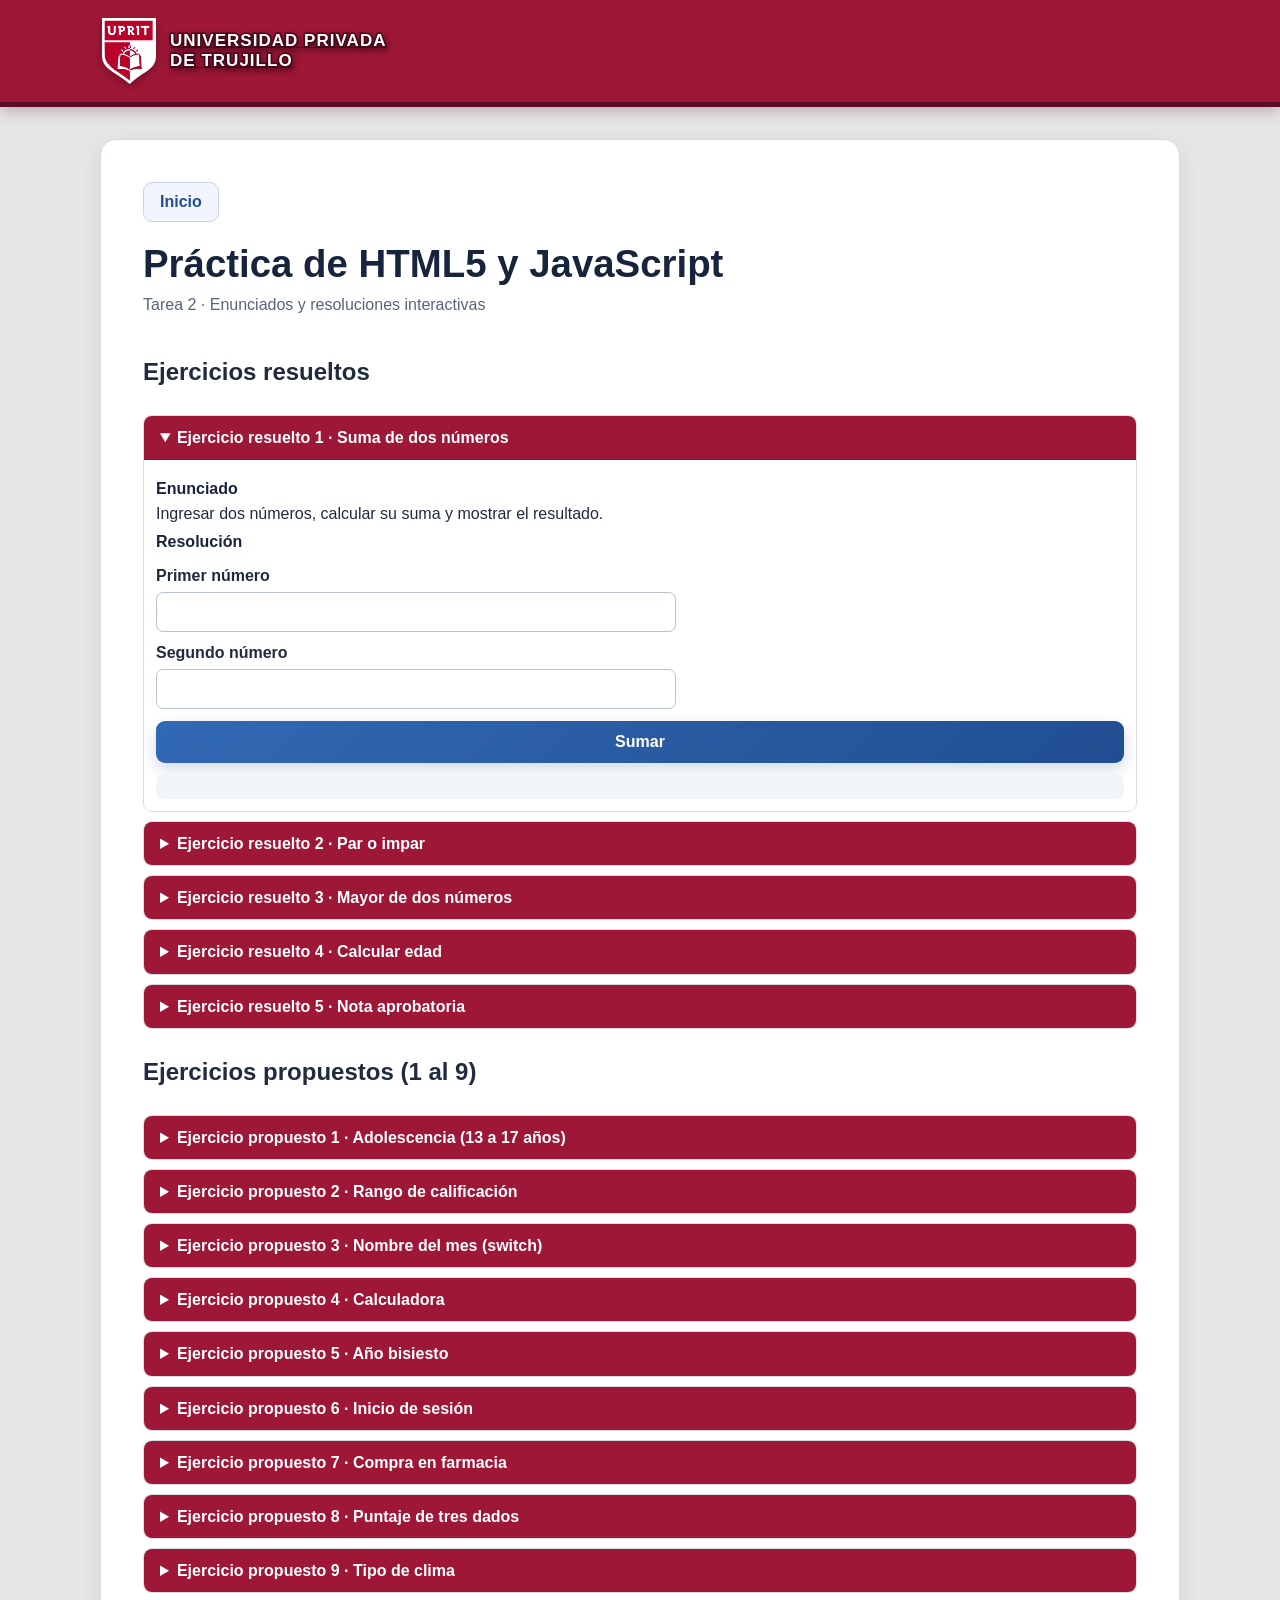
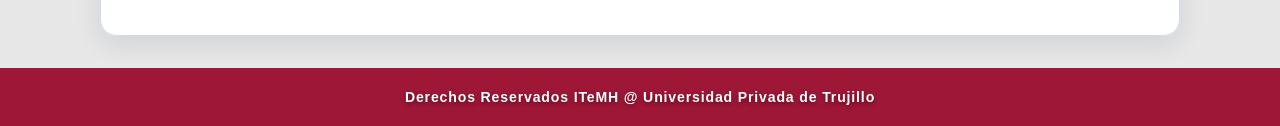
<file: PDF2.html>
<!doctype html>
<html lang="es">
  <head>



    <!-- CONFIGURACIÓN DE IDIOMA, CARACTERES, PANTALLA Y ESTILOS -->
    <meta charset="utf-8" />
    <meta name="viewport" content="width=device-width, initial-scale=1" />
    <title>Práctica HTML5 y JavaScript | Tarea 2</title>
    <link rel="stylesheet" href="style.css" />
  </head>
  <body>



    <!-- ENCABEZADO INSTITUCIONAL Y ENLACE PARA VOLVER AL INICIO -->
    <header class="topline">
      <a class="identity" href="index.html" aria-label="Volver al inicio">
        <img src="imagenes/INSIGNIA_UPRIT.png" alt="Insignia UPRIT" />
        <span class="identity__name">
          Universidad Privada
          <br />
          de Trujillo
        </span>
      </a>
    </header>



    <!-- CONTENIDO PRINCIPAL: EJERCICIOS Y RESOLUCIONES DE LA TAREA -->
    <main>
      <a class="back-link" href="index.html">Inicio</a>
      <h1>Práctica de HTML5 y JavaScript</h1>
      <p class="page-intro">Tarea 2 · Enunciados y resoluciones interactivas</p>



      <!-- LISTA DE EJERCICIOS EXPLICATIVOS E INTERACTIVOS -->
      <div class="exercise-list">
        <h2 id="solved-heading" class="exercise-section-title">Ejercicios resueltos</h2>



        <!-- EJERCICIO RESUELTO 1: SUMA DE DOS NÚMEROS -->
        <details class="exercise" open>
          <summary><h2>Ejercicio resuelto 1 · Suma de dos números</h2></summary>
          <div class="exercise__body">
            <p>Ingresar dos números, calcular su suma y mostrar el resultado.</p>
            <form onsubmit="return sumaResuelta(event);">
              <label>
                Primer número
                <input id="sumaA" type="number" step="any" required />
              </label>
              <label>
                Segundo número
                <input id="sumaB" type="number" step="any" required />
              </label>
              <button>Sumar</button>
              <output id="rSumaResuelta"></output>
            </form>
          </div>
        </details>



        <!-- EJERCICIO RESUELTO 2: PAR O IMPAR -->
        <details class="exercise">
          <summary><h2>Ejercicio resuelto 2 · Par o impar</h2></summary>
          <div class="exercise__body">
            <p>Ingresar un número y determinar si es par o impar.</p>
            <form onsubmit="return paridadResuelta(event);">
              <label>
                Número
                <input id="numeroParidad" type="number" step="1" required />
              </label>
              <button>Comprobar</button>
              <output id="rParidadResuelta"></output>
            </form>
          </div>
        </details>



        <!-- EJERCICIO RESUELTO 3: MAYOR DE DOS NÚMEROS -->
        <details class="exercise">
          <summary><h2>Ejercicio resuelto 3 · Mayor de dos números</h2></summary>
          <div class="exercise__body">
            <p>Ingresar dos números e indicar cuál es mayor o si son iguales.</p>
            <form onsubmit="return mayorResuelto(event);">
              <label>
                Primer número
                <input id="mayorA" type="number" step="any" required />
              </label>
              <label>
                Segundo número
                <input id="mayorB" type="number" step="any" required />
              </label>
              <button>Comparar</button>
              <output id="rMayorResuelto"></output>
            </form>
          </div>
        </details>



        <!-- EJERCICIO RESUELTO 4: CALCULAR EDAD -->
        <details class="exercise">
          <summary><h2>Ejercicio resuelto 4 · Calcular edad</h2></summary>
          <div class="exercise__body">
            <p>Ingresar el año de nacimiento y calcular la edad aproximada.</p>
            <form onsubmit="return edadResuelta(event);">
              <label>
                Año de nacimiento
                <input id="anioNacimiento" type="number" min="1" required />
              </label>
              <button>Calcular edad</button>
              <output id="rEdadResuelta"></output>
            </form>
          </div>
        </details>



        <!-- EJERCICIO RESUELTO 5: NOTA APROBATORIA -->
        <details class="exercise">
          <summary><h2>Ejercicio resuelto 5 · Nota aprobatoria</h2></summary>
          <div class="exercise__body">
            <p>Ingresar una nota e indicar si está aprobada (11 o más) o desaprobada.</p>
            <form onsubmit="return notaResuelta(event);">
              <label>
                Nota
                <input id="notaResuelta" type="number" step="any" required />
              </label>
              <button>Evaluar</button>
              <output id="rNotaResuelta"></output>
            </form>
          </div>
        </details>

        <h2 id="proposed-heading" class="exercise-section-title">Ejercicios propuestos (1 al 9)</h2>



        <!-- FORMULARIO DE VALIDACIÓN DE USUARIO Y CONTRASEÑA -->
        <details class="exercise">
          <summary><h2>Ejercicio propuesto 6 · Inicio de sesión</h2></summary>
          <div class="exercise__body">
            <p>Solicitar usuario y contraseña; informar si las credenciales coinciden.</p>
            <form onsubmit="return login(event);">
              <label>
                Usuario
                <input id="usuario" required />
              </label>
              <label>
                Contraseña
                <input id="clave" type="password" required />
              </label>
              <button>Iniciar sesión</button>
              <output id="rlogin"></output>
            </form>
            <p>Resolución: comparar los dos campos con los valores registrados mediante una condición.</p>
          </div>
        </details>



        <!-- CÁLCULO DEL DESCUENTO O RECARGO SEGÚN LA FORMA DE PAGO -->
        <details class="exercise">
          <summary><h2>Ejercicio propuesto 7 · Compra en farmacia</h2></summary>
          <div class="exercise__body">
            <p>Al contado se descuenta 5%; con tarjeta se agrega 3%. Mostrar el ajuste y total.</p>
            <form onsubmit="return farmacia(event);">
              <label>
                Valor de compra
                <input id="compra" type="number" min="0" step="0.01" required />
              </label>
              <label>
                Forma de pago
                <select id="pago">
                  <option>Contado</option>
                  <option>Tarjeta</option>
                </select>
              </label>
              <button>Calcular</button>
              <output id="rfarmacia"></output>
            </form>
            <p>Resolución: contado = compra × 0.95; tarjeta = compra × 1.03.</p>
          </div>
        </details>



        <!-- CLASIFICACIÓN DE PUNTAJE SEGÚN LOS RESULTADOS DE TRES DADOS -->
        <details class="exercise">
          <summary><h2>Ejercicio propuesto 8 · Puntaje de tres dados</h2></summary>
          <div class="exercise__body">
            <p>Clasificar: tres seises, Excelente; dos, Muy bien; uno, Regular; ninguno, Pésimo.</p>
            <form onsubmit="return dados(event);">
              <label>
                Dado 1
                <input id="d1" type="number" min="1" max="6" required />
              </label>
              <label>
                Dado 2
                <input id="d2" type="number" min="1" max="6" required />
              </label>
              <label>
                Dado 3
                <input id="d3" type="number" min="1" max="6" required />
              </label>
              <button>Evaluar</button>
              <output id="rdados"></output>
            </form>
            <p>Resolución: contar cuántos valores son iguales a seis y seleccionar el mensaje según el conteo.</p>
          </div>
        </details>



        <!-- CLASIFICACIÓN DEL CLIMA SEGÚN LA TEMPERATURA INGRESADA -->
        <details class="exercise">
          <summary><h2>Ejercicio propuesto 9 · Tipo de clima</h2></summary>
          <div class="exercise__body">
            <p>Clasificar la temperatura: ≤10 Frío; >10 y ≤20 Nublado; >20 y ≤30 Caluroso; >30 Tropical.</p>
            <form onsubmit="return clima(event);">
              <label>
                Temperatura en °C
                <input id="temp" type="number" step="0.1" required />
              </label>
              <button>Clasificar</button>
              <output id="rclima"></output>
            </form>
            <p>Resolución: evaluar los rangos en orden, desde el límite inferior al superior.</p>
          </div>
        </details>



        <!-- COMPRUEBA SI LA EDAD ESTÁ ENTRE 13 Y 17 AÑOS -->
        <details class="exercise">
          <summary><h2>Ejercicio propuesto 1 · Adolescencia (13 a 17 años)</h2></summary>
          <div class="exercise__body">
            <form onsubmit="return edadGrupo(event);">
              <label>
                Edad
                <input id="edadG" type="number" min="0" required />
              </label>
              <button>Evaluar</button>
              <output id="redadG"></output>
            </form>
            <p>Condición: edad ≥ 13 y edad ≤ 17.</p>
          </div>
        </details>



        <!-- ASIGNA UNA CATEGORÍA SEGÚN EL RANGO DE LA NOTA -->
        <details class="exercise">
          <summary><h2>Ejercicio propuesto 2 · Rango de calificación</h2></summary>
          <div class="exercise__body">
            <form onsubmit="return calif(event);">
              <label>
                Nota de 0 a 20
                <input id="notaG" type="number" min="0" max="20" step="0.1" required />
              </label>
              <button>Evaluar</button>
              <output id="rnotaG"></output>
            </form>
          </div>
        </details>



        <!-- CONVIERTE EL NÚMERO INGRESADO EN EL NOMBRE DEL MES -->
        <details class="exercise">
          <summary><h2>Ejercicio propuesto 3 · Nombre del mes (switch)</h2></summary>
          <div class="exercise__body">
            <form onsubmit="return mes(event);">
              <label>
                Número del 1 al 12
                <input id="mesN" type="number" min="1" max="12" required />
              </label>
              <button>Mostrar mes</button>
              <output id="rmes"></output>
            </form>
          </div>
        </details>



        <!-- REALIZA UNA OPERACIÓN ARITMÉTICA ENTRE DOS NÚMEROS -->
        <details class="exercise">
          <summary><h2>Ejercicio propuesto 4 · Calculadora</h2></summary>
          <div class="exercise__body">
            <form onsubmit="return calc(event);">
              <label>
                Primer número
                <input id="ca" type="number" step="any" required />
              </label>
              <label>
                Operador
                <select id="op">
                  <option>+</option>
                  <option>-</option>
                  <option>*</option>
                  <option>/</option>
                </select>
              </label>
              <label>
                Segundo número
                <input id="cb" type="number" step="any" required />
              </label>
              <button>Calcular</button>
              <output id="rcalc"></output>
            </form>
          </div>
        </details>



        <!-- DETERMINA SI EL AÑO INGRESADO ES BISIESTO -->
        <details class="exercise">
          <summary><h2>Ejercicio propuesto 5 · Año bisiesto</h2></summary>
          <div class="exercise__body">
            <form onsubmit="return bisiesto(event);">
              <label>
                Año
                <input id="anio" type="number" min="1" required />
              </label>
              <button>Comprobar</button>
              <output id="rbis"></output>
            </form>
            <p>Es bisiesto si es divisible entre 400, o si es divisible entre 4 pero no entre 100.</p>
          </div>
        </details>
      </div>
    </main>



    <!-- PIE DE PÁGINA INSTITUCIONAL -->
    <footer>Derechos Reservados ITeMH @ Universidad Privada de Trujillo</footer>



    <!-- COMIENZA SCRIPT -->
    <script>
      // ORGANIZA CADA EJERCICIO Y AGREGA LOS TÍTULOS DE ENUNCIADO Y RESOLUCIÓN.
      document.querySelectorAll(".exercise__body").forEach((body) => {
        const nodes = [...body.children],
          statement = nodes.find((n) => n.matches("p"));
        if (!statement) return;
        const rest = nodes.filter((n) => n !== statement),
          form = rest.find((n) => n.matches("form")),
          explanation = rest.filter((n) => n.matches("p"));
        const en = document.createElement("p");
        en.className = "section-label";
        en.innerHTML = "<strong>Enunciado</strong>";
        const re = document.createElement("p");
        re.className = "section-label";
        re.innerHTML = "<strong>Resolución</strong>";
        body.replaceChildren(en, statement);
        if (explanation.length) body.append(re, ...explanation);
        else body.append(re);
        if (form) body.append(form);
        rest.filter((n) => !n.matches("p,form")).forEach((n) => body.append(n));
      });

      // ORDENA LOS EJERCICIOS BAJO TÍTULOS H2, SIN ACORDEONES CONTENEDORES.
      const exerciseList = document.querySelector(".exercise-list");
      const exerciseCards = [...exerciseList.querySelectorAll("details.exercise")];
      const solvedExercises = exerciseCards.filter((item) =>
        item.querySelector("summary h2").textContent.startsWith("Ejercicio resuelto"),
      );
      const proposedExercises = exerciseCards.filter((item) =>
        item.querySelector("summary h2").textContent.startsWith("Ejercicio propuesto"),
      );
      const proposedOrder = [
        "Ejercicio propuesto 1 · Adolescencia",
        "Ejercicio propuesto 2 · Rango de calificación",
        "Ejercicio propuesto 3 · Nombre del mes",
        "Ejercicio propuesto 4 · Calculadora",
        "Ejercicio propuesto 5 · Año bisiesto",
        "Ejercicio propuesto 6 · Inicio de sesión",
        "Ejercicio propuesto 7 · Compra en farmacia",
        "Ejercicio propuesto 8 · Puntaje de tres dados",
        "Ejercicio propuesto 9 · Tipo de clima",
      ];
      const orderedProposedExercises = proposedOrder.map((title) => {
        const exercise = proposedExercises.find((item) =>
          item.querySelector("summary h2").textContent.startsWith(title),
        );
        return exercise;
      });

      // CREA TÍTULOS H2 Y DEJA CADA ACORDEÓN DE EJERCICIO INDEPENDIENTE.
      const solvedHeading = document.getElementById("solved-heading");
      const proposedHeading = document.getElementById("proposed-heading");
      exerciseList.replaceChildren(
        solvedHeading,
        ...solvedExercises,
        proposedHeading,
        ...orderedProposedExercises.filter(Boolean),
      );

      // FUNCIONES AUXILIARES PARA LEER CAMPOS Y LOCALIZAR RESULTADOS.
      const v = (id) => document.getElementById(id).value,
        out = (id) => document.getElementById(id);

      // SUMA LOS DOS NÚMEROS INGRESADOS.
      function sumaResuelta(e) {
        e.preventDefault();
        out("rSumaResuelta").textContent = "Resultado: " + (Number(v("sumaA")) + Number(v("sumaB")));
        return false;
      }

      // IDENTIFICA SI EL NÚMERO INGRESADO ES PAR O IMPAR.
      function paridadResuelta(e) {
        e.preventDefault();
        out("rParidadResuelta").textContent =
          Number(v("numeroParidad")) % 2 === 0 ? "El número es par" : "El número es impar";
        return false;
      }

      // COMPARA LOS DOS NÚMEROS Y CONTEMPLA EL CASO DE IGUALDAD.
      function mayorResuelto(e) {
        e.preventDefault();
        const a = Number(v("mayorA"));
        const b = Number(v("mayorB"));
        out("rMayorResuelto").textContent = a === b ? "Los números son iguales" : `El mayor es ${Math.max(a, b)}`;
        return false;
      }

      // CALCULA LA EDAD APROXIMADA CON EL AÑO ACTUAL.
      function edadResuelta(e) {
        e.preventDefault();
        const birthYear = Number(v("anioNacimiento"));
        out("rEdadResuelta").textContent =
          birthYear > new Date().getFullYear()
            ? "El año de nacimiento no puede ser futuro"
            : `Edad aproximada: ${new Date().getFullYear() - birthYear} años`;
        return false;
      }

      // INDICA SI LA NOTA INGRESADA ES APROBATORIA.
      function notaResuelta(e) {
        e.preventDefault();
        const grade = Number(v("notaResuelta"));
        out("rNotaResuelta").textContent = grade >= 11 ? "Aprobado" : "Desaprobado";
        return false;
      }

      // COMPRUEBA LAS CREDENCIALES INGRESADAS EN EL FORMULARIO.
      function login(e) {
        e.preventDefault();
        out("rlogin").textContent =
          v("usuario") === "admin" && v("clave") === "1234"
            ? "Inicio de sesión correcto"
            : "Nombre de usuario o contraseña incorrectos";
        return false;
      }

      // CALCULA EL DESCUENTO O RECARGO Y EL TOTAL DE LA COMPRA.
      function farmacia(e) {
        e.preventDefault();
        let n = Number(v("compra")),
          card = v("pago") === "Tarjeta",
          aj = n * (card ? 0.03 : -0.05);
        out("rfarmacia").textContent =
          `${card ? "Recargo" : "Descuento"}: S/ ${Math.abs(aj).toFixed(2)} · Total: S/ ${(n + aj).toFixed(2)}`;
        return false;
      }

      // CUENTA LOS SEISES Y MUESTRA EL PUNTAJE CORRESPONDIENTE.
      function dados(e) {
        e.preventDefault();
        let n = ["d1", "d2", "d3"].filter((id) => Number(v(id)) === 6).length;
        out("rdados").textContent = ["Pésimo", "Regular", "Muy bien", "Excelente"][n];
        return false;
      }

      // CLASIFICA LA TEMPERATURA EN UNA CATEGORÍA DE CLIMA.
      function clima(e) {
        e.preventDefault();
        let t = Number(v("temp"));
        out("rclima").textContent = t <= 10 ? "Frío" : t <= 20 ? "Nublado" : t <= 30 ? "Caluroso" : "Tropical";
        return false;
      }

      // INDICA SI LA EDAD INGRESADA CORRESPONDE A LA ADOLESCENCIA.
      function edadGrupo(e) {
        e.preventDefault();
        let n = Number(v("edadG"));
        out("redadG").textContent = n >= 13 && n <= 17 ? "Es adolescente" : "No está en el rango adolescente";
        return false;
      }

      // CONVIERTE LA NOTA EN UNA CATEGORÍA DE CALIFICACIÓN.
      function calif(e) {
        e.preventDefault();
        let n = Number(v("notaG"));
        out("rnotaG").textContent =
          n < 0 || n > 20
            ? "Nota fuera de rango"
            : n < 10
              ? "Muy bajo"
              : n < 14
                ? "Regular"
                : n < 18
                  ? "Bueno"
                  : "Excelente";
        return false;
      }

      // BUSCA EL NOMBRE DEL MES ASOCIADO AL NÚMERO INGRESADO (CON SWITCH).
      function mes(e) {
        e.preventDefault();
        let nombre;
        switch (Number(v("mesN"))) {
          case 1:
            nombre = "Enero";
            break;
          case 2:
            nombre = "Febrero";
            break;
          case 3:
            nombre = "Marzo";
            break;
          case 4:
            nombre = "Abril";
            break;
          case 5:
            nombre = "Mayo";
            break;
          case 6:
            nombre = "Junio";
            break;
          case 7:
            nombre = "Julio";
            break;
          case 8:
            nombre = "Agosto";
            break;
          case 9:
            nombre = "Septiembre";
            break;
          case 10:
            nombre = "Octubre";
            break;
          case 11:
            nombre = "Noviembre";
            break;
          case 12:
            nombre = "Diciembre";
            break;
          default:
            nombre = "Número inválido";
        }
        out("rmes").textContent = nombre;
        return false;
      }

      // REALIZA LA OPERACIÓN SELECCIONADA Y CONTROLA LA DIVISIÓN ENTRE CERO.
      function calc(e) {
        e.preventDefault();
        let a = Number(v("ca")),
          b = Number(v("cb")),
          o = v("op");
        out("rcalc").textContent =
          o === "/" && b === 0
            ? "No se puede dividir entre cero"
            : "Resultado: " + { "+": a + b, "-": a - b, "*": a * b, "/": a / b }[o];
        return false;
      }

      // APLICA LAS REGLAS DEL CALENDARIO PARA IDENTIFICAR AÑOS BISIESTOS.
      function bisiesto(e) {
        e.preventDefault();
        let n = Number(v("anio"));
        out("rbis").textContent = n % 400 === 0 || (n % 4 === 0 && n % 100 !== 0) ? "Año bisiesto" : "Año no bisiesto";
        return false;
      }
    </script>



    <!-- FINALIZA SCRIPT -->
  </body>
</html>
</file>
<file: style.css>
:root {
  font-family: "Segoe UI", Arial, sans-serif;
  color: #202b3d;
  background: #e7e7e7;
  --red: #9e1737;
  --red-dark: #5c0c24;
  --ink: #17243c;
  --blue: #214e91;
  --content-width: 1080px;
}
* {
  box-sizing: border-box;
}
body {
  min-height: 100vh;
  margin: 0;
  display: flex;
  flex-direction: column;
  background: #e7e7e7;
}
.topline {
  display: flex;
  align-items: center;
  justify-content: space-between;
  gap: 20px;
  padding: 18px max(24px, calc((100% - var(--content-width)) / 2));
  background: var(--red);
  border-bottom: 5px solid var(--red-dark);
  box-shadow: 0 5px 14px rgba(63, 7, 27, 0.25);
}
.identity {
  display: flex;
  align-items: center;
  gap: 12px;
}
.identity img {
  width: 58px;
  height: 66px;
  object-fit: contain;
  filter: drop-shadow(0 3px 5px rgba(40, 0, 15, 0.35));
}
.identity__name {
  color: #fff;
  font-size: 17px;
  font-weight: 850;
  letter-spacing: 0.06em;
  line-height: 1.15;
  text-transform: uppercase;
  -webkit-text-stroke: 3px #430818;
  paint-order: stroke fill;
  filter: drop-shadow(2px 3px 3px rgba(35, 0, 12, 0.55));
}
main {
  width: min(100% - 32px, var(--content-width));
  flex: 1;
  margin: 32px auto;
}
main.main--cover {
  width: min(100% - 32px, clamp(620px, 46vw, 820px));
  display: flex;
  align-items: center;
}
.cover {
  width: 100%;
  padding: 12px 20px;
  border: 0;
  outline: 0;
  background: transparent;
  text-align: center;
  box-shadow: none;
}
.cover h1 {
  margin: 0;
  color: var(--ink);
  font-size: clamp(28px, 2.4vw, 46px);
  letter-spacing: -0.04em;
  line-height: 1.15;
  text-shadow: 0 3px 6px rgba(0, 0, 0, 0.28);
}
.cover__session {
  display: block;
  margin: 8px 0 3em;
  color: var(--red);
  font-size: 15px;
  font-weight: 800;
  letter-spacing: 0.16em;
  text-transform: uppercase;
}
.cover__details {
  display: grid;
  gap: 12px;
  margin: 0;
}
.cover__details div {
  margin: 0;
}
.cover__details dt {
  margin-bottom: 2px;
  color: #677b95;
  font-size: 15px;
  font-weight: 700;
  letter-spacing: 0.12em;
  text-transform: uppercase;
}
.cover__details dd {
  margin: 0;
  color: var(--ink);
  font-size: clamp(17px, 1.15vw, 22px);
  font-weight: 600;
  line-height: 1.3;
  text-transform: uppercase;
  overflow-wrap: anywhere;
}
.cover__links {
  display: grid;
  grid-template-columns: repeat(2, minmax(0, 1fr));
  gap: 14px;
  margin-top: 3em;
}
.cover__links a,
button {
  display: inline-block;
  padding: 12px 18px;
  border: 0;
  border-radius: 9px;
  background: linear-gradient(135deg, #3269b4, var(--blue));
  color: #fff;
  font: inherit;
  font-weight: 700;
  text-decoration: none;
  cursor: pointer;
  box-shadow: 0 6px 15px rgba(29, 74, 139, 0.2);
  transition:
    transform 0.2s,
    box-shadow 0.2s,
    background 0.2s;
}
.cover__links a {
  display: block;
  padding: 16px 20px;
}
.cover__links a:hover,
button:hover {
  transform: translateY(-2px);
  background: #173f7c;
  box-shadow: 0 10px 20px rgba(29, 74, 139, 0.27);
}
:focus-visible {
  outline: 3px solid #bc2435;
  outline-offset: 3px;
}
.cover__session,
.cover__details dt,
.cover__details dd {
  text-shadow: 0 2px 3px rgba(23, 36, 60, 0.22);
}
.cover__links a {
  text-shadow: 0 1px 2px rgba(18, 45, 85, 0.45);
}
main:not(.main--cover) h1 {
  margin: 0 0 10px;
  color: var(--ink);
  font-size: clamp(28px, 3vw, 40px);
}
main:not(.main--cover) {
  padding: clamp(20px, 4vw, 42px);
  border: 1px solid #d6dce5;
  border-radius: 16px;
  background: #fff;
  box-shadow: 0 8px 26px rgba(23, 36, 60, 0.1);
}
.page-intro {
  margin: 0 0 24px;
  color: #56647a;
}
.exercise-list {
  display: grid;
  gap: 9px;
}
main > section {
  margin: 14px 0;
  padding: 14px 0;
  border: 0;
  border-bottom: 1px solid #d6dce5;
  border-radius: 0;
  background: transparent;
  box-shadow: none;
}
.exercise {
  overflow: hidden;
  border: 1px solid #d8dce3;
  border-radius: 9px;
  background: #fff;
  box-shadow: none;
}
.exercise h2 {
  margin: 0;
  font-size: 1.1rem;
}
.exercise summary {
  padding: 12px 16px;
  background: var(--red);
  color: #fff;
  font-weight: 750;
  line-height: 1.2;
  cursor: pointer;
}
.exercise summary::marker {
  color: #fff;
}
.exercise summary h2,
.exercise summary h3 {
  display: inline !important;
  margin: 0 !important;
  padding: 0;
  color: inherit;
  font-size: 1rem;
  line-height: inherit;
}
.exercise[open] summary {
  border-bottom: 1px solid #86122d;
}
.exercise__body {
  padding: 10px 12px 12px;
  color: #202b3d;
  background: #fff;
}
.exercise__body p {
  margin: 7px 0;
}
.exercise__body .section-label {
  margin: 10px 0 3px;
  color: #17243c;
}
.exercise__body .section-label strong {
  font-weight: 800;
}
.algorithm {
  margin-top: 12px;
  padding-top: 6px;
  border-top: 1px dashed #d6dce5;
}
.selector-grid {
  display: grid;
  grid-template-columns: minmax(0, 1fr) minmax(0, 1fr);
  gap: 20px;
  align-items: start;
}
.selector-grid form {
  margin-top: 0;
}
.code-view {
  min-width: 0;
}
.code-view > .section-label {
  margin: 0 0 6px;
}
.code-view__pre {
  margin: 0;
  padding: 12px 14px;
  overflow-x: auto;
  border: 1px solid #d6dce5;
  border-left: 4px solid var(--red);
  border-radius: 7px;
  background: #f8f9fb;
  color: var(--ink);
  font: 0.88rem/1.55 "Consolas", "Courier New", monospace;
  white-space: pre;
}
.code-view .hl {
  color: #c8143a;
  background: transparent;
  font-weight: 800;
}
.algorithm > .section-label {
  margin: 12px 0 5px;
}
.pseudocode {
  margin: 0;
  padding: 12px 14px;
  overflow-x: auto;
  border-left: 4px solid var(--blue);
  border-radius: 7px;
  background: #f1f4f8;
  color: var(--ink);
  font: 0.92rem/1.5 "Consolas", "Courier New", monospace;
  white-space: pre;
}
.flowchart {
  margin: 6px 0 0;
  overflow-x: auto;
}
.flowchart svg {
  display: block;
  width: 100%;
  max-width: 600px;
  height: auto;
  margin: 0 auto;
}
.flowchart figcaption {
  margin-top: 8px;
  color: #56647a;
  font-size: 0.9rem;
  text-align: center;
}
.flowchart text {
  fill: var(--ink);
  font-family: "Segoe UI", Arial, sans-serif;
  font-size: 15px;
}
.flowchart .shape {
  fill: #f4f7fc;
  stroke: var(--blue);
  stroke-width: 2;
}
.flowchart .shape--terminal {
  fill: #e9eff8;
  stroke: var(--red);
}
.flowchart .arrow {
  fill: none;
  stroke: #3b4d68;
  stroke-width: 2;
}
.flowchart .arrow-label {
  fill: #3b4d68;
  font-size: 14px;
  font-weight: 700;
}
.exercise-prompt {
  margin: 2px 0 !important;
  color: #35445b;
  font-size: 0.95rem;
  font-weight: 750;
}
.exercise--selector label:has(#fop),
.exercise--selector label:has(#wop) {
  font-size: 0;
}
.exercise--selector label:has(#fop)::before,
.exercise--selector label:has(#wop)::before {
  content: "Ejercicio";
  font-size: 1rem;
}
.exercise--selector label:has(#fop) select,
.exercise--selector label:has(#wop) select {
  font-size: 1rem;
}
.exercise--selector .exercise__body > p:not(.exercise-prompt):not(.section-label) {
  display: none;
}
.exercise--selector .exercise__body form {
  gap: 7px;
  margin-top: 8px;
}
.exercise--selector .exercise__body output {
  min-height: 0;
  padding: 8px 10px;
}
.exercise form {
  display: grid;
  gap: 12px;
  margin-top: 16px;
}
.exercise label {
  display: grid;
  gap: 7px;
  font-weight: 650;
}
input,
select {
  width: 100%;
  max-width: 520px;
  padding: 10px 12px;
  border: 1px solid #bac4d2;
  border-radius: 7px;
  background: #fff;
  color: #202b3d;
  font: inherit;
}
output {
  display: block;
  min-height: 1.5em;
  padding: 12px;
  border-radius: 7px;
  background: #f1f4f8;
  color: var(--ink);
  line-height: 1.6;
  overflow-wrap: anywhere;
}
.back-link {
  display: inline-flex;
  align-items: center;
  gap: 8px;
  margin: 0 0 20px;
  padding: 10px 16px;
  border: 1px solid #c8d5e8;
  border-radius: 9px;
  background: #f2f6fc;
  color: var(--blue);
  font-weight: 750;
  text-decoration: none;
  transition:
    background 0.2s,
    transform 0.2s,
    box-shadow 0.2s;
}
.back-link:hover {
  transform: translateY(-1px);
  background: #e4edf9;
  box-shadow: 0 4px 10px rgba(29, 74, 139, 0.12);
}
footer {
  padding: 21px 20px;
  background: var(--red);
  color: #fff;
  font-size: clamp(13px, 1.1vw, 16px);
  font-weight: 800;
  letter-spacing: 0.06em;
  text-align: center;
  text-shadow: 0 2px 4px rgba(45, 0, 16, 0.55);
}
@media (max-width: 820px) {
  .selector-grid {
    grid-template-columns: 1fr;
  }
}
@media (max-width: 640px) {
  .topline {
    padding: 13px 18px;
  }
  main {
    margin-top: 20px;
  }
}
@media (max-width: 430px) {
  .topline {
    padding: 12px 14px;
  }
  .identity {
    gap: 9px;
  }
  .identity img {
    width: 47px;
    height: 54px;
  }
  .identity__name {
    font-size: 13px;
  }
  main,
  main.main--cover {
    width: min(100% - 20px, 620px);
    margin: 20px auto;
  }
  main:not(.main--cover) {
    padding: 16px 12px;
  }
  .cover {
    padding: 10px 5px;
  }
  .cover h1 {
    font-size: clamp(25px, 7vw, 30px);
  }
  .cover__details dd {
    font-size: 16px;
  }
  .cover__links {
    grid-template-columns: 1fr;
  }
  .exercise__body {
    padding: 12px;
  }
}
@media (prefers-reduced-motion: reduce) {
  *,
  *::before,
  *::after {
    transition: none !important;
  }
}
</file>
